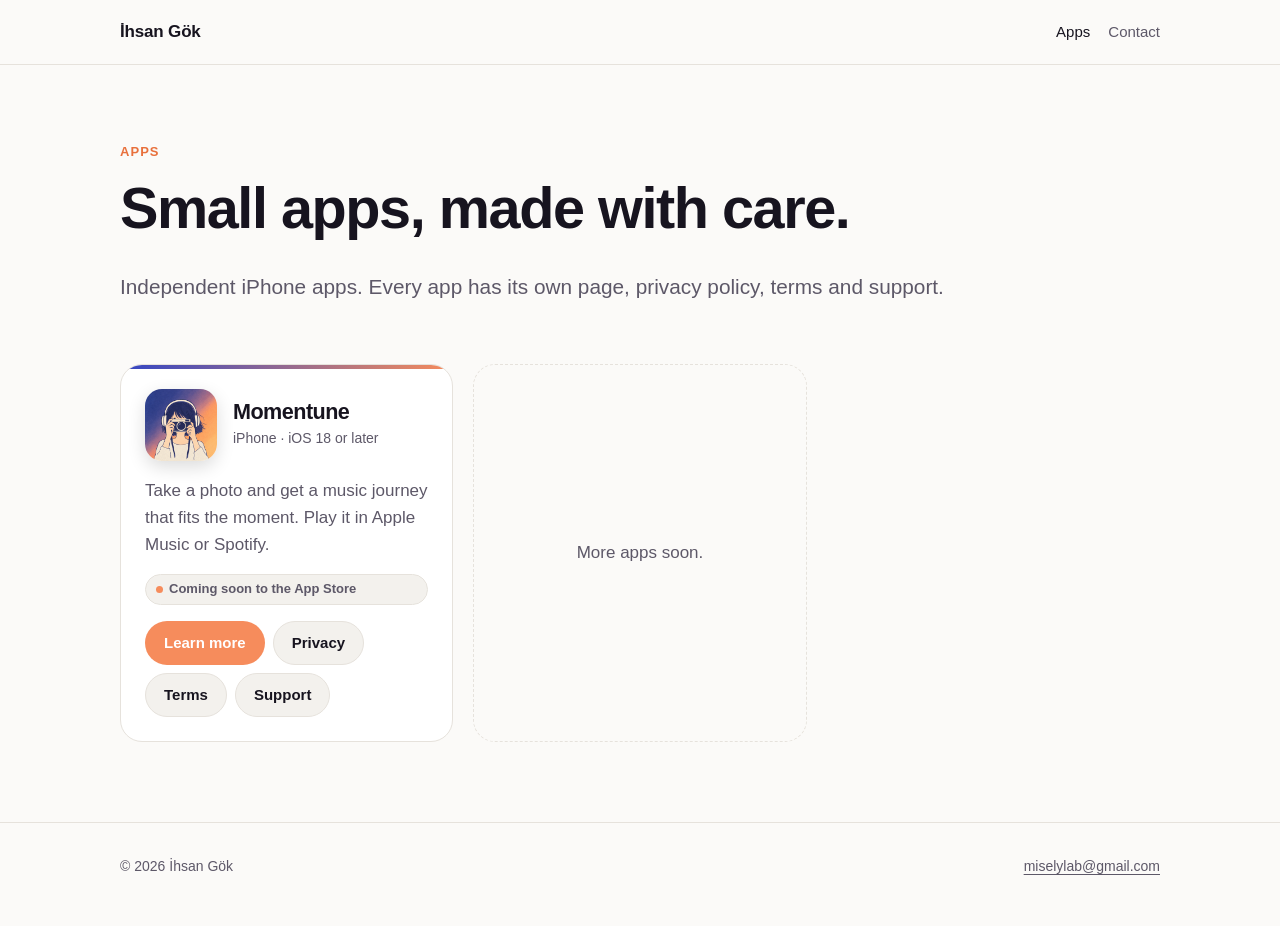
<file: index.html>
<!doctype html>
<html lang="en">
<head>
  <meta charset="utf-8">
  <meta name="viewport" content="width=device-width, initial-scale=1">
  <title>Apps by İhsan Gök</title>
  <meta name="description" content="iPhone apps by İhsan Gök, with privacy policies, terms and support for each app.">
  <link rel="stylesheet" href="assets/style.css">
  <link rel="icon" href="momentune/apple-touch-icon.png">
</head>
<body>
  <header class="site-header">
    <div class="wrap">
      <a class="brand" href="./">İhsan Gök</a>
      <nav class="nav" aria-label="Main">
        <a href="./" aria-current="page">Apps</a>
        <a href="mailto:miselylab@gmail.com">Contact</a>
      </nav>
    </div>
  </header>

  <main>
    <section class="hub-hero">
      <div class="wrap">
        <span class="eyebrow">Apps</span>
        <h1>Small apps, made with care.</h1>
        <p class="lede">Independent iPhone apps. Every app has its own page, privacy policy, terms and support.</p>
      </div>
    </section>

    <section aria-label="All apps">
      <div class="wrap app-grid">

        <!-- To add an app: copy this <article>, change the accent colors, and create a folder like /momentune. -->
        <article class="app-card" style="--app-accent:#f68c5c; --app-accent-2:#3346c4;">
          <header>
            <img class="icon" src="momentune/icon.png" alt="" width="72" height="72">
            <div>
              <h2>Momentune</h2>
              <p class="meta">iPhone · iOS 18 or later</p>
            </div>
          </header>
          <p>Take a photo and get a music journey that fits the moment. Play it in Apple Music or Spotify.</p>
          <span class="badge"><span class="dot"></span>Coming soon to the App Store</span>
          <div class="links">
            <a class="btn primary" href="momentune/">Learn more</a>
            <a class="btn" href="momentune/privacy.html">Privacy</a>
            <a class="btn" href="momentune/terms.html">Terms</a>
            <a class="btn" href="momentune/support.html">Support</a>
          </div>
        </article>

        <div class="app-card placeholder">
          <p>More apps soon.</p>
        </div>

      </div>
    </section>
  </main>

  <footer class="site-footer">
    <div class="wrap">
      <span>© 2026 İhsan Gök</span>
      <nav aria-label="Footer">
        <a href="mailto:miselylab@gmail.com">miselylab@gmail.com</a>
      </nav>
    </div>
  </footer>
</body>
</html>
</file>
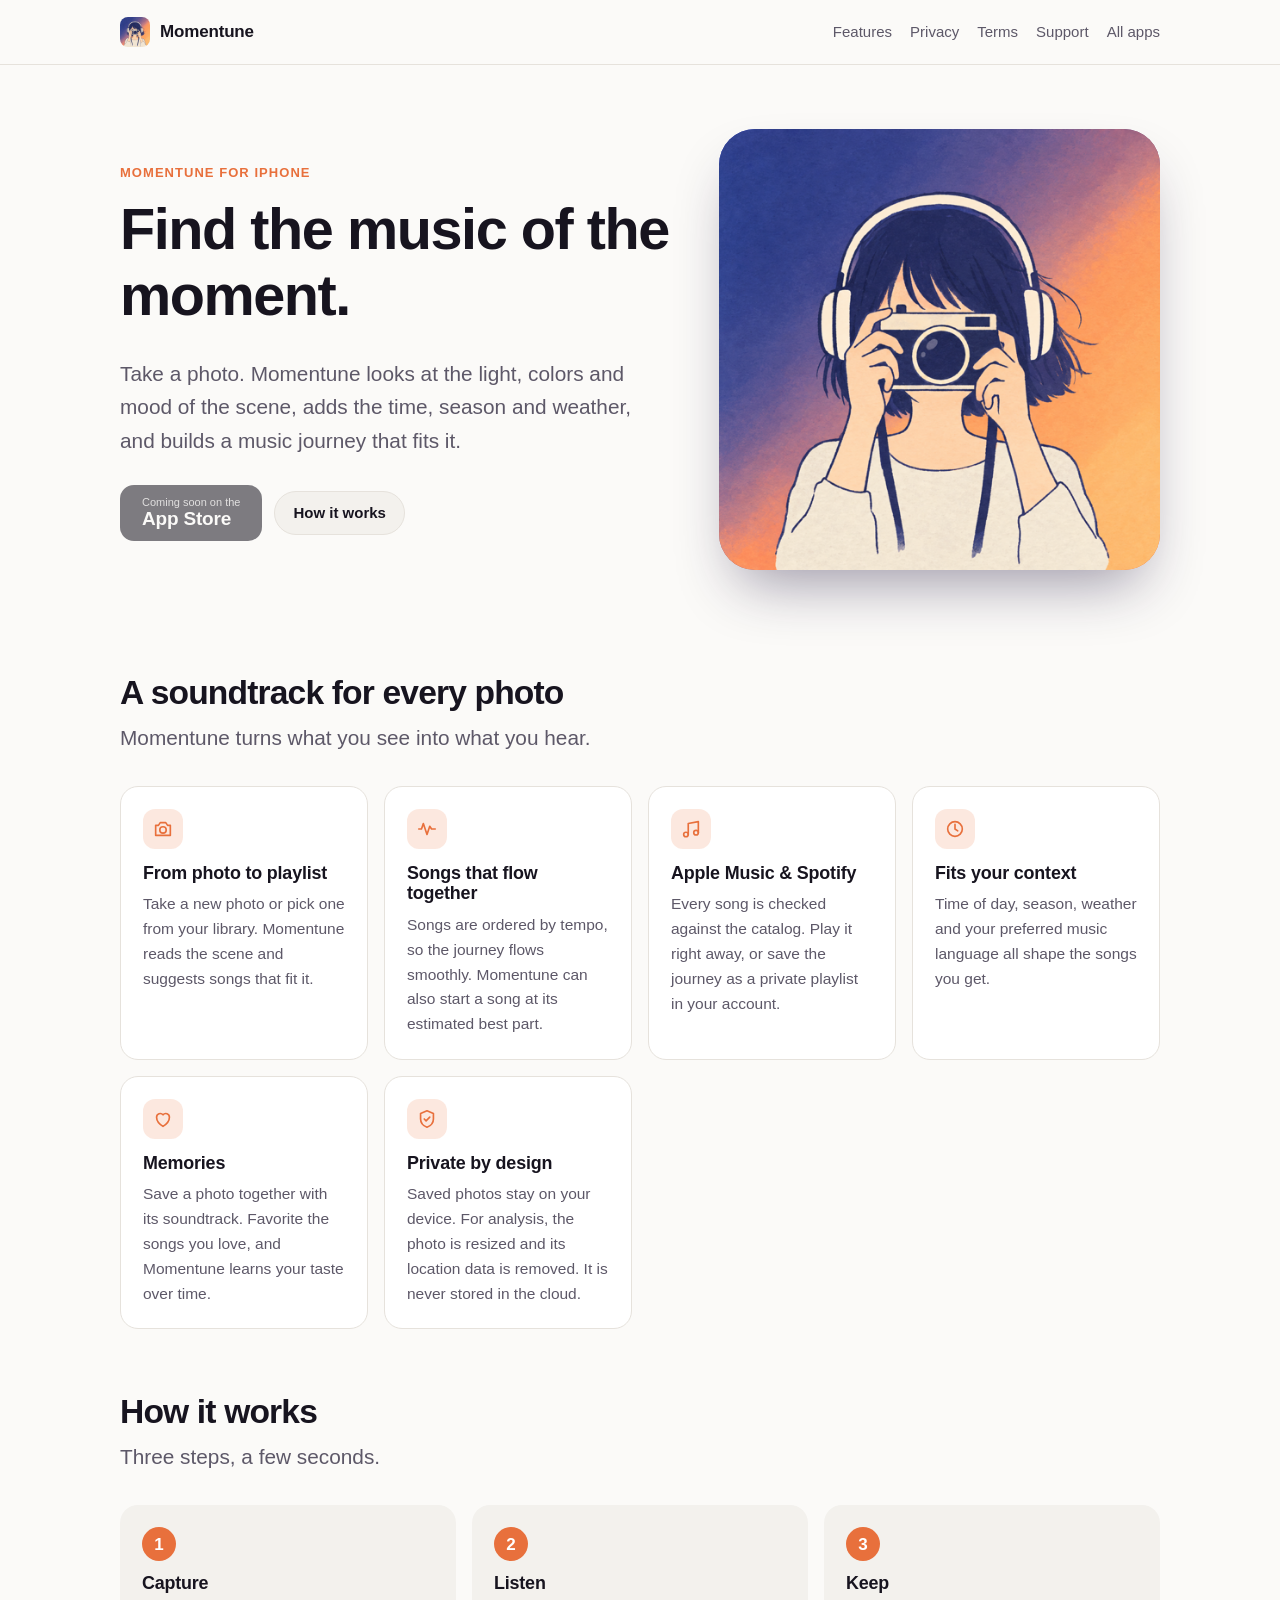
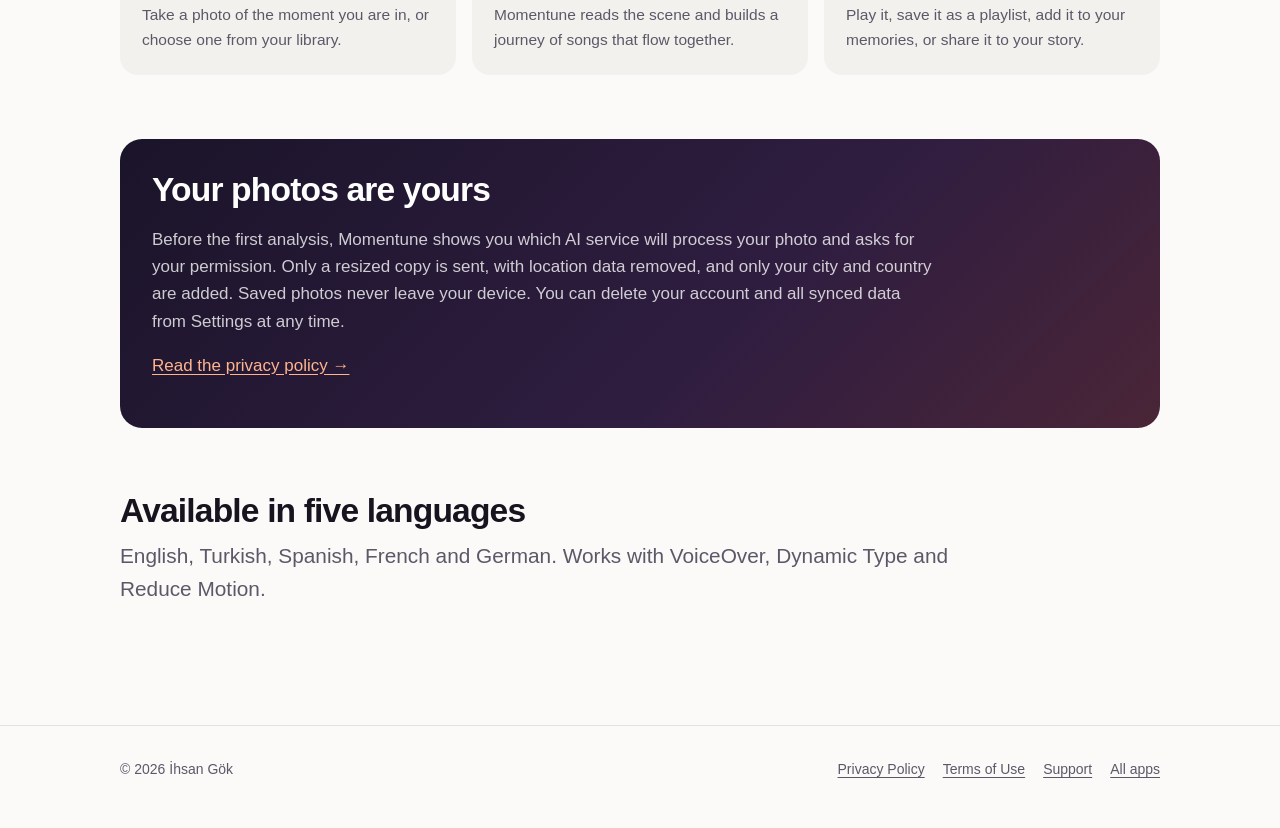
<file: momentune/index.html>
<!doctype html>
<html lang="en">
<head>
  <meta charset="utf-8">
  <meta name="viewport" content="width=device-width, initial-scale=1">
  <title>Momentune</title>
  <meta name="description" content="Momentune turns a photo into a music journey that fits the moment. Play it in Apple Music or Spotify.">
  <meta property="og:title" content="Momentune: find the music of the moment">
  <meta property="og:description" content="Take a photo and get a music journey that fits the moment.">
  <meta property="og:image" content="icon.png">
  <link rel="stylesheet" href="../assets/style.css">
  <link rel="icon" href="apple-touch-icon.png">
  <link rel="apple-touch-icon" href="apple-touch-icon.png">
  <style>:root { --app-accent: #e8703c; --app-accent-2: #3346c4; } @media (prefers-color-scheme: dark) { :root { --app-accent: #f68c5c; --app-accent-2: #6d7cf0; } }</style>
</head>
<body>
  <header class="site-header">
    <div class="wrap">
      <a class="brand" href="./"><img src="apple-touch-icon.png" alt="" width="30" height="30">Momentune</a>
      <nav class="nav" aria-label="Main">
        <a href="#features">Features</a>
        <a href="privacy.html">Privacy</a>
        <a href="terms.html">Terms</a>
        <a href="support.html">Support</a>
        <a href="../">All apps</a>
      </nav>
    </div>
  </header>

  <main>
    <section class="wrap app-hero">
      <div>
        <span class="eyebrow">Momentune for iPhone</span>
        <h1>Find the music of the moment.</h1>
        <p class="lede">Take a photo. Momentune looks at the light, colors and mood of the scene, adds the time, season and weather, and builds a music journey that fits it.</p>
        <div class="actions">
          <!-- When the app is live, replace this span with: <a class="store-badge" href="https://apps.apple.com/app/idXXXXXXXXXX"> -->
          <span class="store-badge" aria-disabled="true">
            <span><small>Coming soon on the</small><strong>App Store</strong></span>
          </span>
          <a class="btn" href="#how">How it works</a>
        </div>
      </div>
      <div class="hero-art">
        <img src="icon.png" alt="Illustration of a person with headphones taking a photo" width="512" height="512">
      </div>
    </section>

    <section class="section" id="features">
      <div class="wrap">
        <h2>A soundtrack for every photo</h2>
        <p class="lede">Momentune turns what you see into what you hear.</p>
        <div class="features">
          <div class="feature">
            <div class="glyph"><svg viewBox="0 0 24 24" aria-hidden="true"><path d="M4 8h3l2-3h6l2 3h3v11H4z"/><circle cx="12" cy="13" r="3.5"/></svg></div>
            <h3>From photo to playlist</h3>
            <p>Take a new photo or pick one from your library. Momentune reads the scene and suggests songs that fit it.</p>
          </div>
          <div class="feature">
            <div class="glyph"><svg viewBox="0 0 24 24" aria-hidden="true"><path d="M3 12h3l2-6 4 12 3-9 2 3h4"/></svg></div>
            <h3>Songs that flow together</h3>
            <p>Songs are ordered by tempo, so the journey flows smoothly. Momentune can also start a song at its estimated best part.</p>
          </div>
          <div class="feature">
            <div class="glyph"><svg viewBox="0 0 24 24" aria-hidden="true"><path d="M9 18V6l11-2v12"/><circle cx="6.5" cy="18" r="2.5"/><circle cx="17.5" cy="16" r="2.5"/></svg></div>
            <h3>Apple Music &amp; Spotify</h3>
            <p>Every song is checked against the catalog. Play it right away, or save the journey as a private playlist in your account.</p>
          </div>
          <div class="feature">
            <div class="glyph"><svg viewBox="0 0 24 24" aria-hidden="true"><circle cx="12" cy="12" r="8"/><path d="M12 7v5l3 2"/></svg></div>
            <h3>Fits your context</h3>
            <p>Time of day, season, weather and your preferred music language all shape the songs you get.</p>
          </div>
          <div class="feature">
            <div class="glyph"><svg viewBox="0 0 24 24" aria-hidden="true"><path d="M12 20s-7-4.4-7-10a4 4 0 0 1 7-2.6A4 4 0 0 1 19 10c0 5.6-7 10-7 10z"/></svg></div>
            <h3>Memories</h3>
            <p>Save a photo together with its soundtrack. Favorite the songs you love, and Momentune learns your taste over time.</p>
          </div>
          <div class="feature">
            <div class="glyph"><svg viewBox="0 0 24 24" aria-hidden="true"><path d="M12 3l7 3v6c0 4.5-3 7.5-7 9-4-1.5-7-4.5-7-9V6z"/><path d="M9 12l2 2 4-4"/></svg></div>
            <h3>Private by design</h3>
            <p>Saved photos stay on your device. For analysis, the photo is resized and its location data is removed. It is never stored in the cloud.</p>
          </div>
        </div>
      </div>
    </section>

    <section class="section" id="how">
      <div class="wrap">
        <h2>How it works</h2>
        <p class="lede">Three steps, a few seconds.</p>
        <ol class="steps">
          <li><h3>Capture</h3><p>Take a photo of the moment you are in, or choose one from your library.</p></li>
          <li><h3>Listen</h3><p>Momentune reads the scene and builds a journey of songs that flow together.</p></li>
          <li><h3>Keep</h3><p>Play it, save it as a playlist, add it to your memories, or share it to your story.</p></li>
        </ol>
      </div>
    </section>

    <section class="section">
      <div class="wrap">
        <div class="callout">
          <h2>Your photos are yours</h2>
          <p>Before the first analysis, Momentune shows you which AI service will process your photo and asks for your permission. Only a resized copy is sent, with location data removed, and only your city and country are added. Saved photos never leave your device. You can delete your account and all synced data from Settings at any time.</p>
          <p><a href="privacy.html">Read the privacy policy →</a></p>
        </div>
      </div>
    </section>

    <section class="section">
      <div class="wrap">
        <h2>Available in five languages</h2>
        <p class="lede">English, Turkish, Spanish, French and German. Works with VoiceOver, Dynamic Type and Reduce Motion.</p>
      </div>
    </section>
  </main>

  <footer class="site-footer">
    <div class="wrap">
      <span>© 2026 İhsan Gök</span>
      <nav aria-label="Footer">
        <a href="privacy.html">Privacy Policy</a>
        <a href="terms.html">Terms of Use</a>
        <a href="support.html">Support</a>
        <a href="../">All apps</a>
      </nav>
    </div>
  </footer>
</body>
</html>
</file>
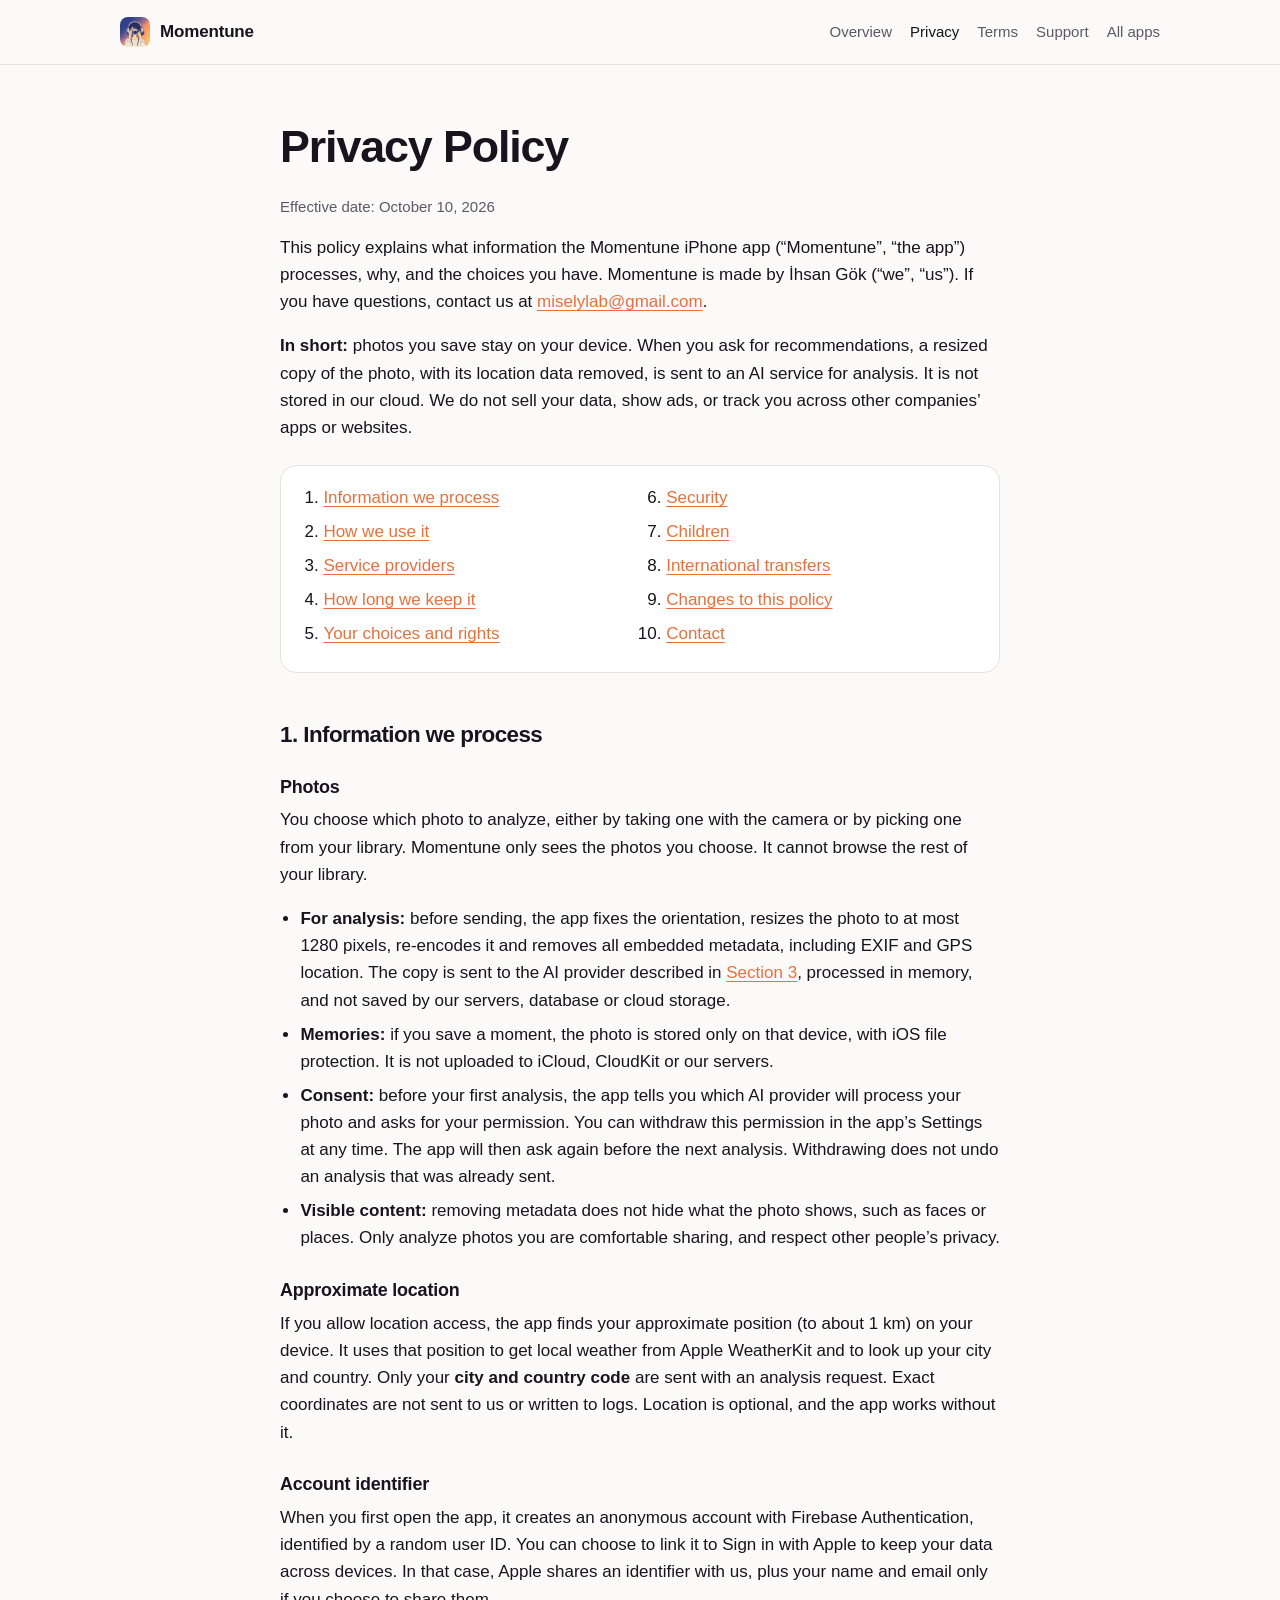
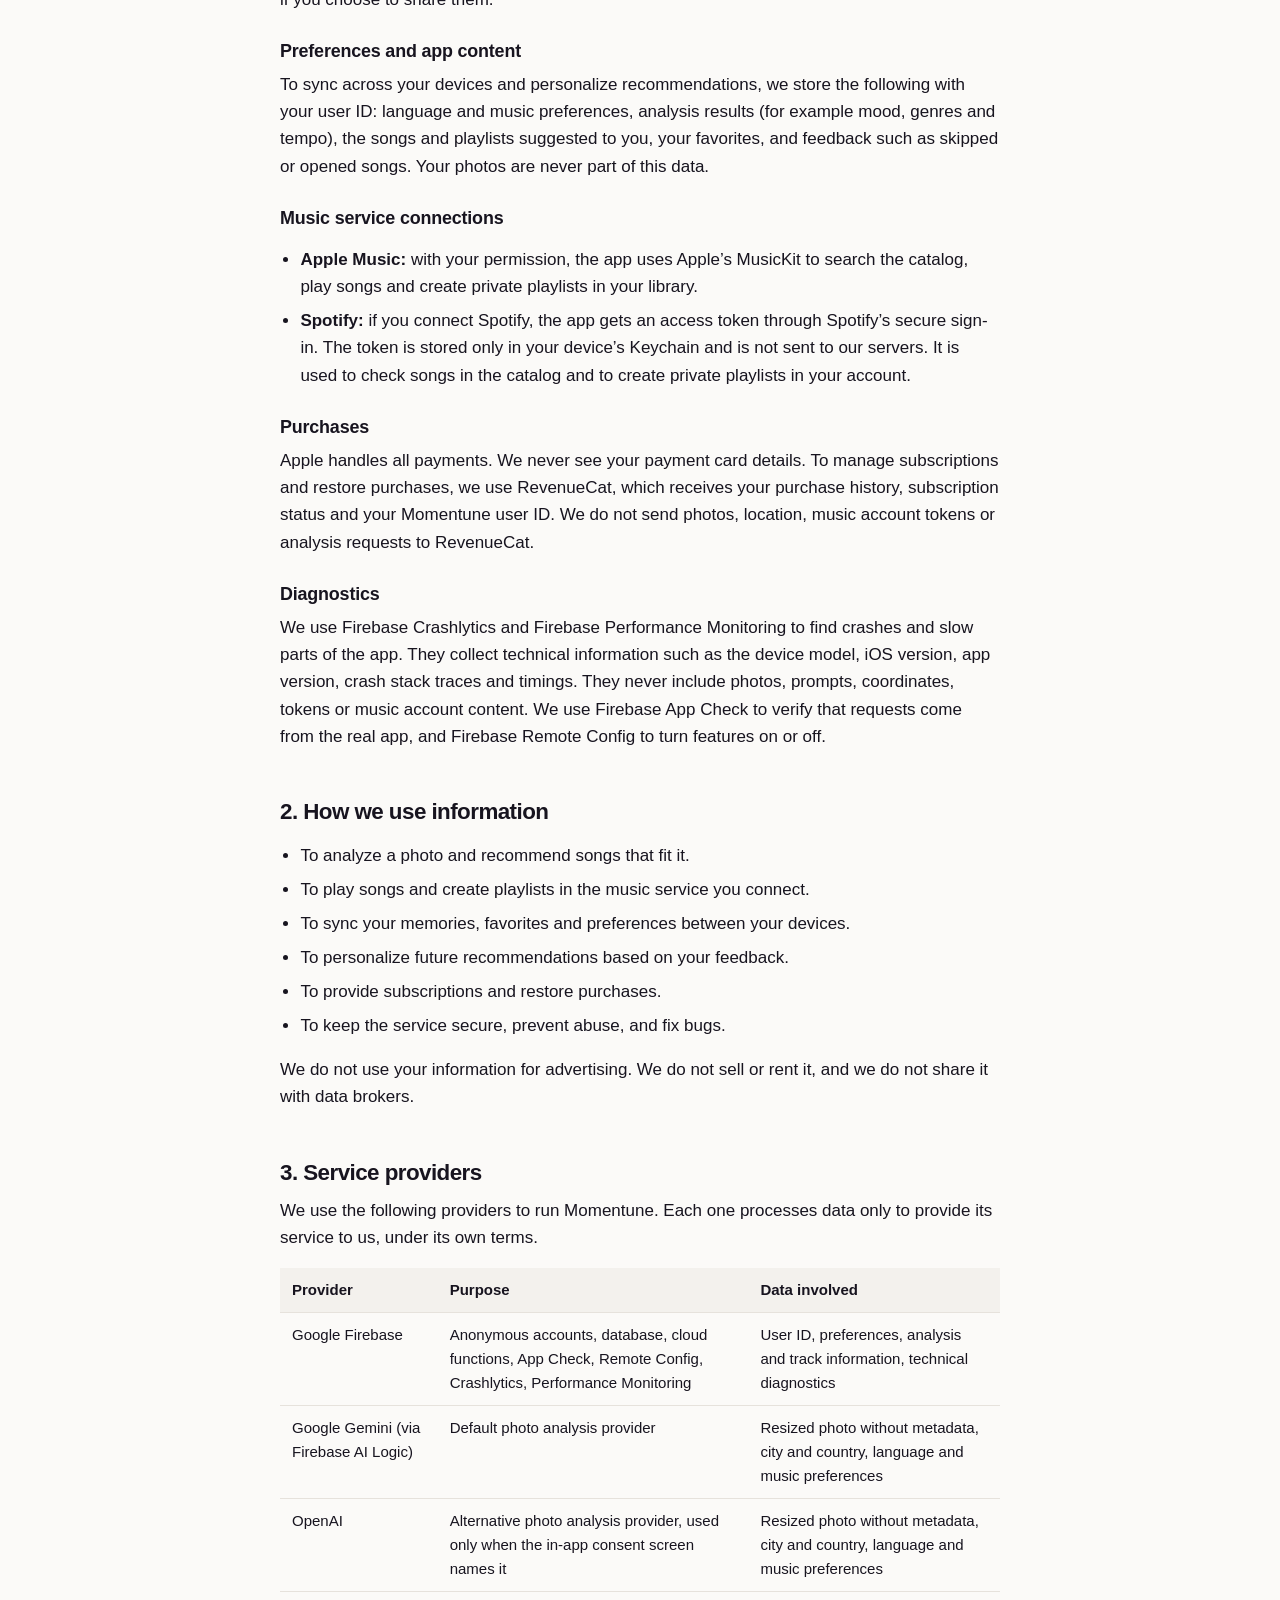
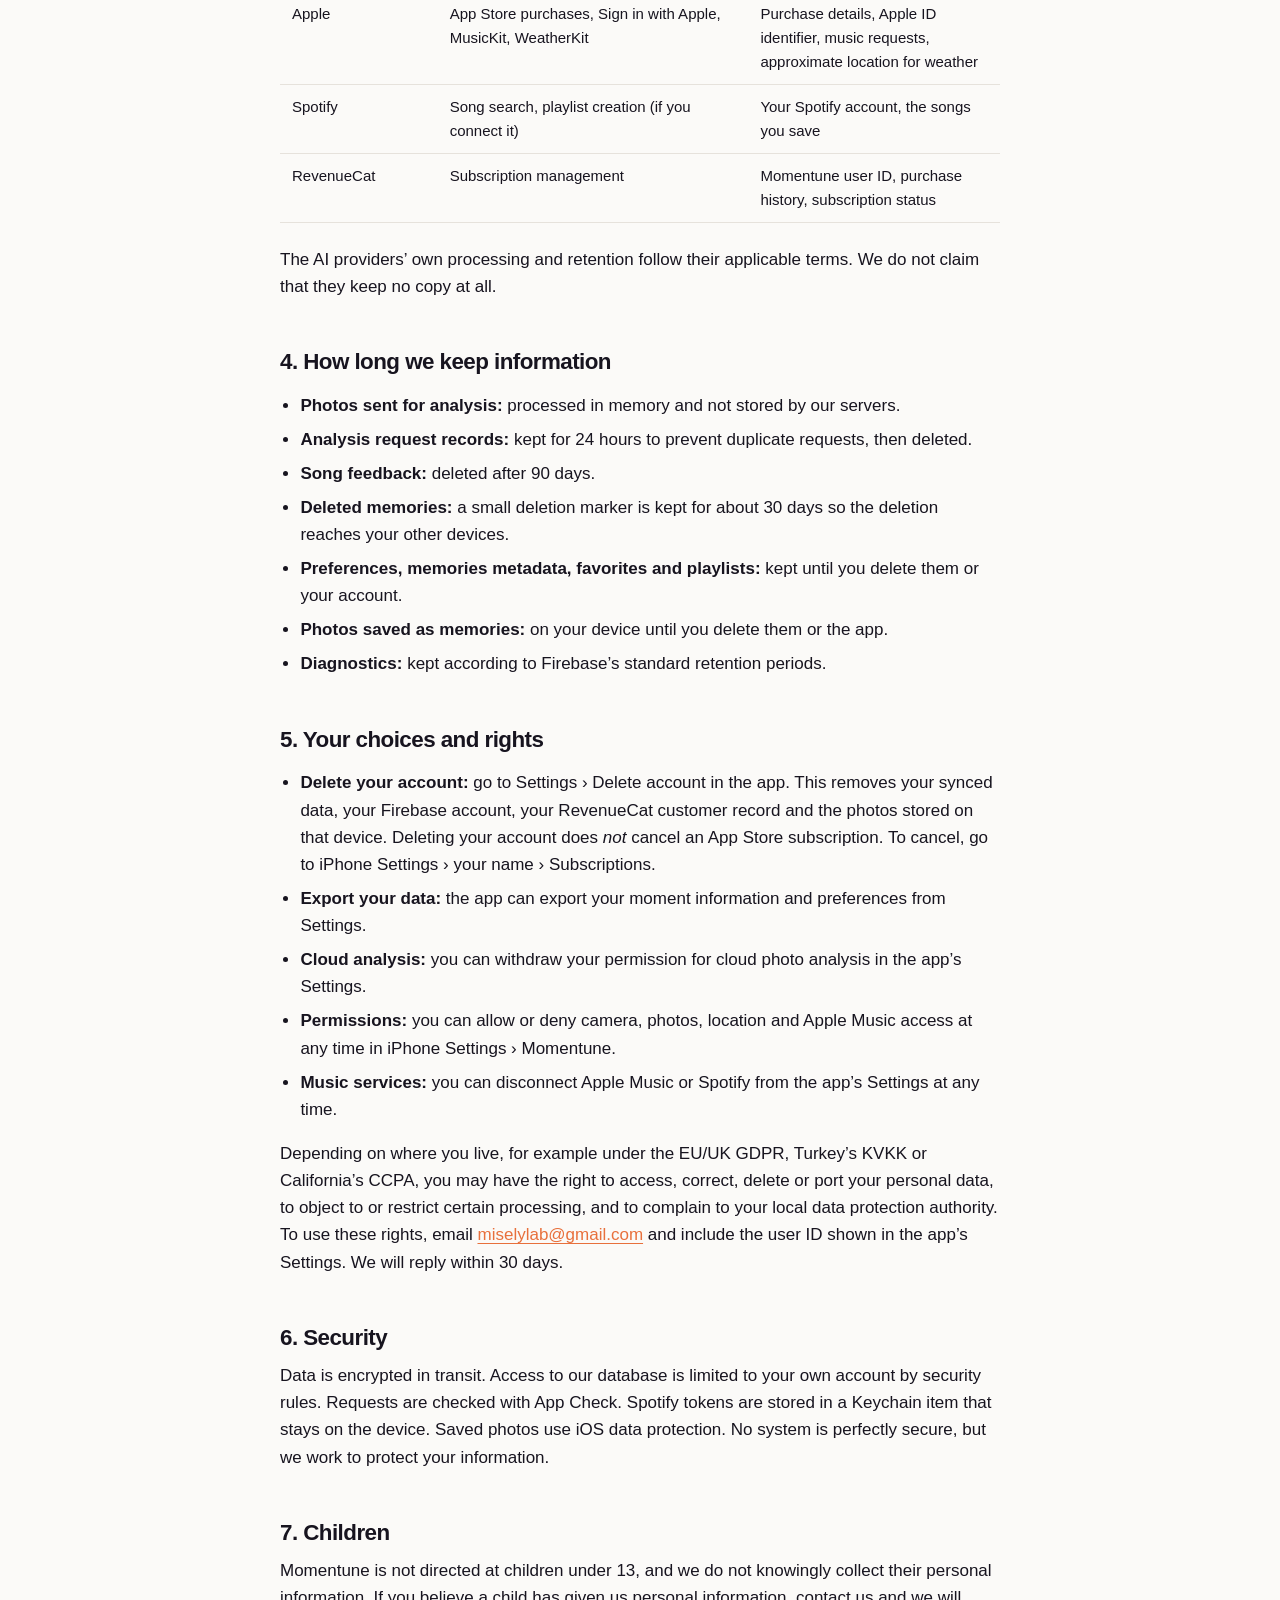
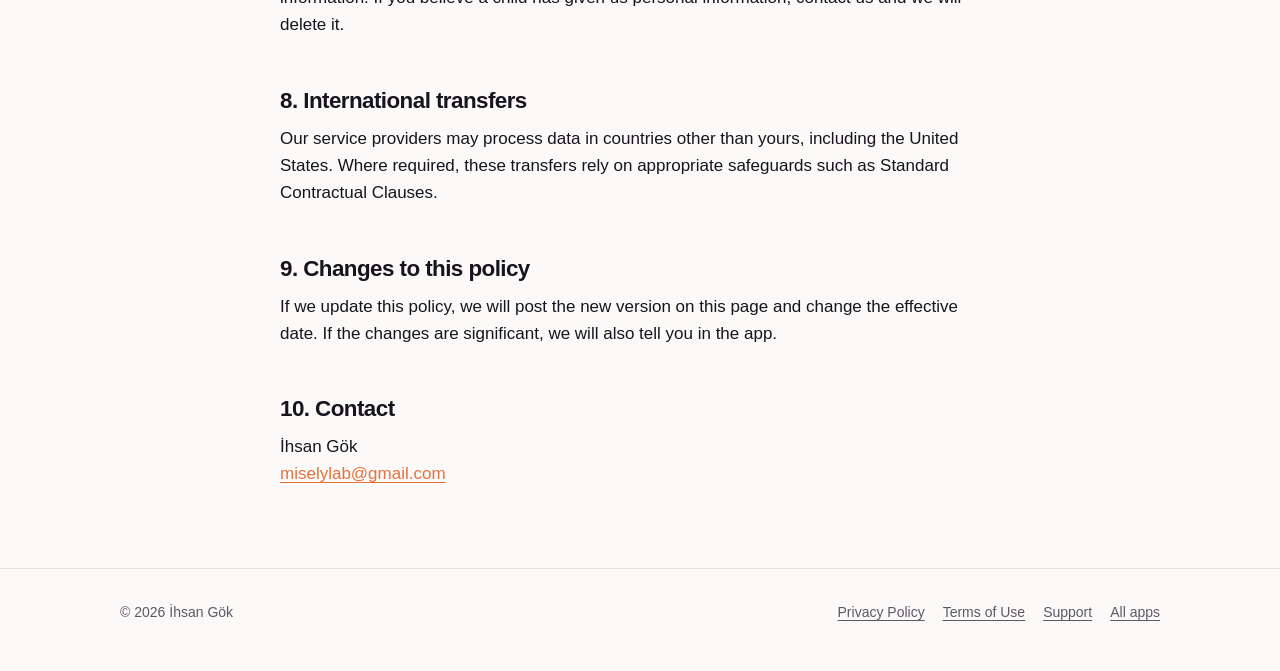
<file: momentune/privacy.html>
<!doctype html>
<html lang="en">
<head>
  <meta charset="utf-8">
  <meta name="viewport" content="width=device-width, initial-scale=1">
  <title>Momentune Privacy Policy</title>
  <meta name="description" content="How Momentune handles your photos, location, music accounts and purchases.">
  <link rel="stylesheet" href="../assets/style.css">
  <link rel="icon" href="apple-touch-icon.png">
  <style>:root { --app-accent: #e8703c; --app-accent-2: #3346c4; } @media (prefers-color-scheme: dark) { :root { --app-accent: #f68c5c; --app-accent-2: #6d7cf0; } }</style>
</head>
<body>
  <header class="site-header">
    <div class="wrap">
      <a class="brand" href="./"><img src="apple-touch-icon.png" alt="" width="30" height="30">Momentune</a>
      <nav class="nav" aria-label="Main">
        <a href="./">Overview</a>
        <a href="privacy.html" aria-current="page">Privacy</a>
        <a href="terms.html">Terms</a>
        <a href="support.html">Support</a>
        <a href="../">All apps</a>
      </nav>
    </div>
  </header>

  <main class="wrap doc">
    <h1>Privacy Policy</h1>
    <p class="updated">Effective date: October 10, 2026</p>

    <p>This policy explains what information the Momentune iPhone app (“Momentune”, “the app”) processes, why, and the choices you have. Momentune is made by İhsan Gök (“we”, “us”). If you have questions, contact us at <a href="mailto:miselylab@gmail.com">miselylab@gmail.com</a>.</p>

    <p><strong>In short:</strong> photos you save stay on your device. When you ask for recommendations, a resized copy of the photo, with its location data removed, is sent to an AI service for analysis. It is not stored in our cloud. We do not sell your data, show ads, or track you across other companies’ apps or websites.</p>

    <nav class="toc" aria-label="Contents">
      <ol>
        <li><a href="#collect">Information we process</a></li>
        <li><a href="#use">How we use it</a></li>
        <li><a href="#providers">Service providers</a></li>
        <li><a href="#retention">How long we keep it</a></li>
        <li><a href="#choices">Your choices and rights</a></li>
        <li><a href="#security">Security</a></li>
        <li><a href="#children">Children</a></li>
        <li><a href="#transfers">International transfers</a></li>
        <li><a href="#changes">Changes to this policy</a></li>
        <li><a href="#contact">Contact</a></li>
      </ol>
    </nav>

    <h2 id="collect">1. Information we process</h2>

    <h3>Photos</h3>
    <p>You choose which photo to analyze, either by taking one with the camera or by picking one from your library. Momentune only sees the photos you choose. It cannot browse the rest of your library.</p>
    <ul>
      <li><strong>For analysis:</strong> before sending, the app fixes the orientation, resizes the photo to at most 1280 pixels, re-encodes it and removes all embedded metadata, including EXIF and GPS location. The copy is sent to the AI provider described in <a href="#providers">Section 3</a>, processed in memory, and not saved by our servers, database or cloud storage.</li>
      <li><strong>Memories:</strong> if you save a moment, the photo is stored only on that device, with iOS file protection. It is not uploaded to iCloud, CloudKit or our servers.</li>
      <li><strong>Consent:</strong> before your first analysis, the app tells you which AI provider will process your photo and asks for your permission. You can withdraw this permission in the app’s Settings at any time. The app will then ask again before the next analysis. Withdrawing does not undo an analysis that was already sent.</li>
      <li><strong>Visible content:</strong> removing metadata does not hide what the photo shows, such as faces or places. Only analyze photos you are comfortable sharing, and respect other people’s privacy.</li>
    </ul>

    <h3>Approximate location</h3>
    <p>If you allow location access, the app finds your approximate position (to about 1 km) on your device. It uses that position to get local weather from Apple WeatherKit and to look up your city and country. Only your <strong>city and country code</strong> are sent with an analysis request. Exact coordinates are not sent to us or written to logs. Location is optional, and the app works without it.</p>

    <h3>Account identifier</h3>
    <p>When you first open the app, it creates an anonymous account with Firebase Authentication, identified by a random user ID. You can choose to link it to Sign in with Apple to keep your data across devices. In that case, Apple shares an identifier with us, plus your name and email only if you choose to share them.</p>

    <h3>Preferences and app content</h3>
    <p>To sync across your devices and personalize recommendations, we store the following with your user ID: language and music preferences, analysis results (for example mood, genres and tempo), the songs and playlists suggested to you, your favorites, and feedback such as skipped or opened songs. Your photos are never part of this data.</p>

    <h3>Music service connections</h3>
    <ul>
      <li><strong>Apple Music:</strong> with your permission, the app uses Apple’s MusicKit to search the catalog, play songs and create private playlists in your library.</li>
      <li><strong>Spotify:</strong> if you connect Spotify, the app gets an access token through Spotify’s secure sign-in. The token is stored only in your device’s Keychain and is not sent to our servers. It is used to check songs in the catalog and to create private playlists in your account.</li>
    </ul>

    <h3>Purchases</h3>
    <p>Apple handles all payments. We never see your payment card details. To manage subscriptions and restore purchases, we use RevenueCat, which receives your purchase history, subscription status and your Momentune user ID. We do not send photos, location, music account tokens or analysis requests to RevenueCat.</p>

    <h3>Diagnostics</h3>
    <p>We use Firebase Crashlytics and Firebase Performance Monitoring to find crashes and slow parts of the app. They collect technical information such as the device model, iOS version, app version, crash stack traces and timings. They never include photos, prompts, coordinates, tokens or music account content. We use Firebase App Check to verify that requests come from the real app, and Firebase Remote Config to turn features on or off.</p>

    <h2 id="use">2. How we use information</h2>
    <ul>
      <li>To analyze a photo and recommend songs that fit it.</li>
      <li>To play songs and create playlists in the music service you connect.</li>
      <li>To sync your memories, favorites and preferences between your devices.</li>
      <li>To personalize future recommendations based on your feedback.</li>
      <li>To provide subscriptions and restore purchases.</li>
      <li>To keep the service secure, prevent abuse, and fix bugs.</li>
    </ul>
    <p>We do not use your information for advertising. We do not sell or rent it, and we do not share it with data brokers.</p>

    <h2 id="providers">3. Service providers</h2>
    <p>We use the following providers to run Momentune. Each one processes data only to provide its service to us, under its own terms.</p>
    <table>
      <thead><tr><th>Provider</th><th>Purpose</th><th>Data involved</th></tr></thead>
      <tbody>
        <tr><td>Google Firebase</td><td>Anonymous accounts, database, cloud functions, App Check, Remote Config, Crashlytics, Performance Monitoring</td><td>User ID, preferences, analysis and track information, technical diagnostics</td></tr>
        <tr><td>Google Gemini (via Firebase AI Logic)</td><td>Default photo analysis provider</td><td>Resized photo without metadata, city and country, language and music preferences</td></tr>
        <tr><td>OpenAI</td><td>Alternative photo analysis provider, used only when the in-app consent screen names it</td><td>Resized photo without metadata, city and country, language and music preferences</td></tr>
        <tr><td>Apple</td><td>App Store purchases, Sign in with Apple, MusicKit, WeatherKit</td><td>Purchase details, Apple ID identifier, music requests, approximate location for weather</td></tr>
        <tr><td>Spotify</td><td>Song search, playlist creation (if you connect it)</td><td>Your Spotify account, the songs you save</td></tr>
        <tr><td>RevenueCat</td><td>Subscription management</td><td>Momentune user ID, purchase history, subscription status</td></tr>
      </tbody>
    </table>
    <p>The AI providers’ own processing and retention follow their applicable terms. We do not claim that they keep no copy at all.</p>

    <h2 id="retention">4. How long we keep information</h2>
    <ul>
      <li><strong>Photos sent for analysis:</strong> processed in memory and not stored by our servers.</li>
      <li><strong>Analysis request records:</strong> kept for 24 hours to prevent duplicate requests, then deleted.</li>
      <li><strong>Song feedback:</strong> deleted after 90 days.</li>
      <li><strong>Deleted memories:</strong> a small deletion marker is kept for about 30 days so the deletion reaches your other devices.</li>
      <li><strong>Preferences, memories metadata, favorites and playlists:</strong> kept until you delete them or your account.</li>
      <li><strong>Photos saved as memories:</strong> on your device until you delete them or the app.</li>
      <li><strong>Diagnostics:</strong> kept according to Firebase’s standard retention periods.</li>
    </ul>

    <h2 id="choices">5. Your choices and rights</h2>
    <ul>
      <li><strong>Delete your account:</strong> go to Settings › Delete account in the app. This removes your synced data, your Firebase account, your RevenueCat customer record and the photos stored on that device. Deleting your account does <em>not</em> cancel an App Store subscription. To cancel, go to iPhone Settings › your name › Subscriptions.</li>
      <li><strong>Export your data:</strong> the app can export your moment information and preferences from Settings.</li>
      <li><strong>Cloud analysis:</strong> you can withdraw your permission for cloud photo analysis in the app’s Settings.</li>
      <li><strong>Permissions:</strong> you can allow or deny camera, photos, location and Apple Music access at any time in iPhone Settings › Momentune.</li>
      <li><strong>Music services:</strong> you can disconnect Apple Music or Spotify from the app’s Settings at any time.</li>
    </ul>
    <p>Depending on where you live, for example under the EU/UK GDPR, Turkey’s KVKK or California’s CCPA, you may have the right to access, correct, delete or port your personal data, to object to or restrict certain processing, and to complain to your local data protection authority. To use these rights, email <a href="mailto:miselylab@gmail.com">miselylab@gmail.com</a> and include the user ID shown in the app’s Settings. We will reply within 30 days.</p>

    <h2 id="security">6. Security</h2>
    <p>Data is encrypted in transit. Access to our database is limited to your own account by security rules. Requests are checked with App Check. Spotify tokens are stored in a Keychain item that stays on the device. Saved photos use iOS data protection. No system is perfectly secure, but we work to protect your information.</p>

    <h2 id="children">7. Children</h2>
    <p>Momentune is not directed at children under 13, and we do not knowingly collect their personal information. If you believe a child has given us personal information, contact us and we will delete it.</p>

    <h2 id="transfers">8. International transfers</h2>
    <p>Our service providers may process data in countries other than yours, including the United States. Where required, these transfers rely on appropriate safeguards such as Standard Contractual Clauses.</p>

    <h2 id="changes">9. Changes to this policy</h2>
    <p>If we update this policy, we will post the new version on this page and change the effective date. If the changes are significant, we will also tell you in the app.</p>

    <h2 id="contact">10. Contact</h2>
    <p>İhsan Gök<br><a href="mailto:miselylab@gmail.com">miselylab@gmail.com</a></p>
  </main>

  <footer class="site-footer">
    <div class="wrap">
      <span>© 2026 İhsan Gök</span>
      <nav aria-label="Footer">
        <a href="privacy.html">Privacy Policy</a>
        <a href="terms.html">Terms of Use</a>
        <a href="support.html">Support</a>
        <a href="../">All apps</a>
      </nav>
    </div>
  </footer>
</body>
</html>
</file>
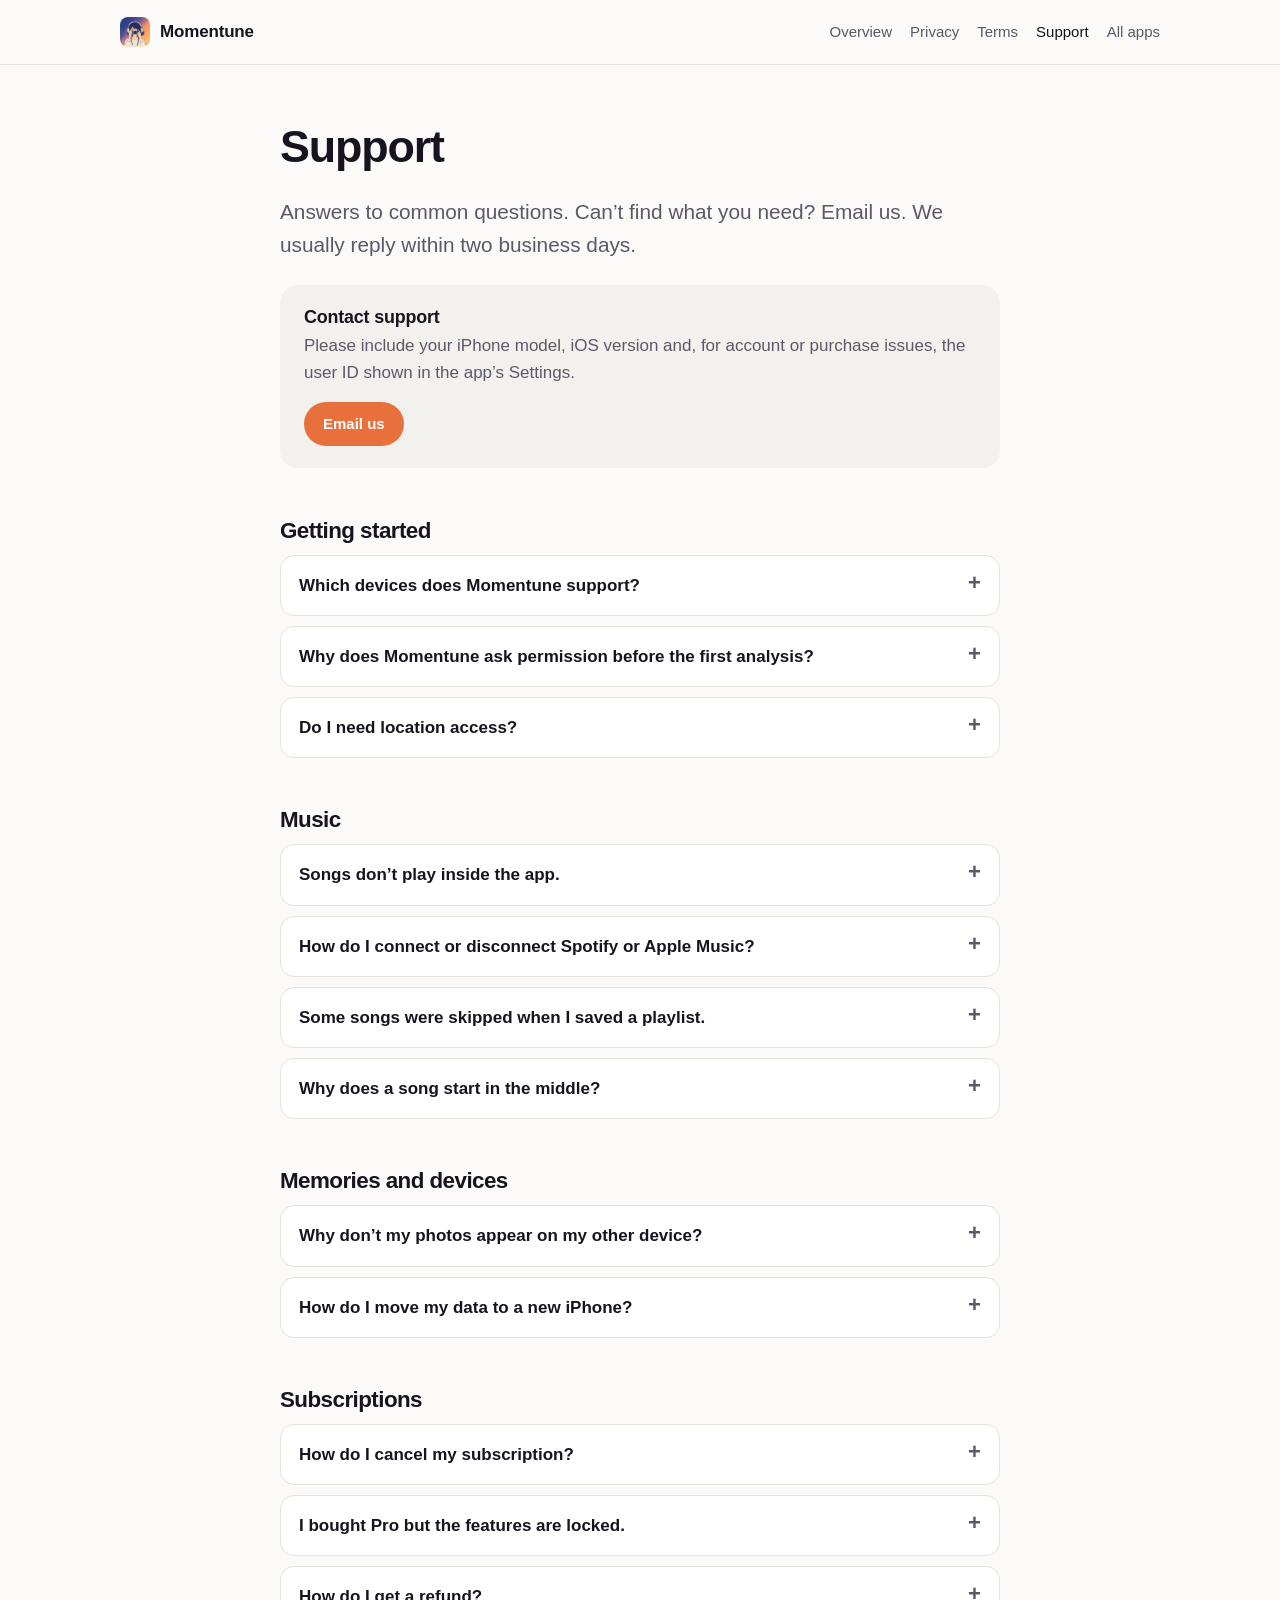
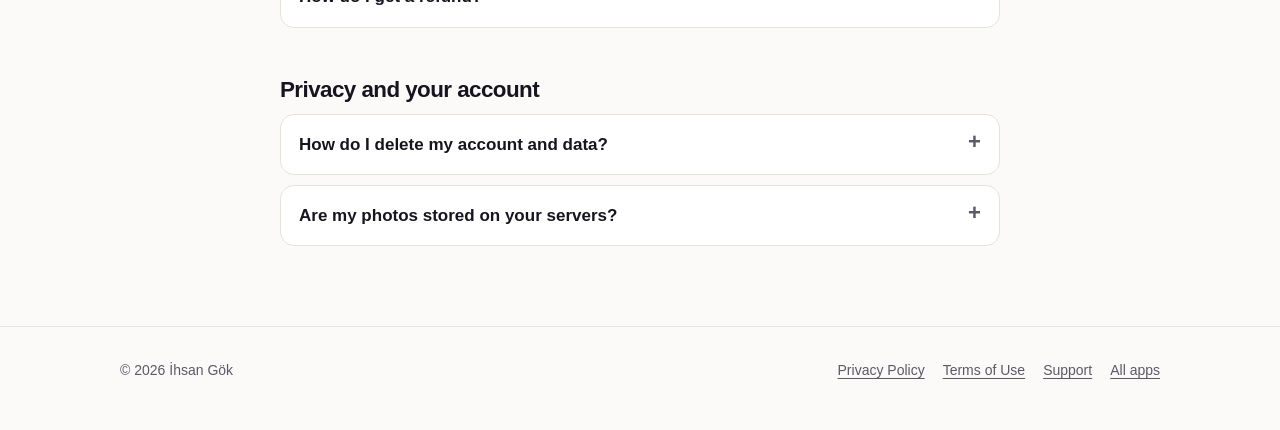
<file: momentune/support.html>
<!doctype html>
<html lang="en">
<head>
  <meta charset="utf-8">
  <meta name="viewport" content="width=device-width, initial-scale=1">
  <title>Momentune Support</title>
  <meta name="description" content="Help, frequently asked questions and contact for the Momentune app.">
  <link rel="stylesheet" href="../assets/style.css">
  <link rel="icon" href="apple-touch-icon.png">
  <style>:root { --app-accent: #e8703c; --app-accent-2: #3346c4; } @media (prefers-color-scheme: dark) { :root { --app-accent: #f68c5c; --app-accent-2: #6d7cf0; } }</style>
</head>
<body>
  <header class="site-header">
    <div class="wrap">
      <a class="brand" href="./"><img src="apple-touch-icon.png" alt="" width="30" height="30">Momentune</a>
      <nav class="nav" aria-label="Main">
        <a href="./">Overview</a>
        <a href="privacy.html">Privacy</a>
        <a href="terms.html">Terms</a>
        <a href="support.html" aria-current="page">Support</a>
        <a href="../">All apps</a>
      </nav>
    </div>
  </header>

  <main class="wrap doc">
    <h1>Support</h1>
    <p class="lede">Answers to common questions. Can’t find what you need? Email us. We usually reply within two business days.</p>

    <div class="contact-card">
      <div>
        <h3 style="margin:0 0 4px">Contact support</h3>
        <p>Please include your iPhone model, iOS version and, for account or purchase issues, the user ID shown in the app’s Settings.</p>
      </div>
      <a class="btn primary" href="mailto:miselylab@gmail.com?subject=Momentune%20support">Email us</a>
    </div>

    <h2>Getting started</h2>
    <details>
      <summary>Which devices does Momentune support?</summary>
      <p>Momentune runs on iPhone with iOS 18 or later.</p>
    </details>
    <details>
      <summary>Why does Momentune ask permission before the first analysis?</summary>
      <p>To recommend music, a resized copy of your photo, with its location data removed, is sent to an AI service. Before the first analysis, the app shows you which provider is used and asks for your OK. You can read the details in our <a href="privacy.html">Privacy Policy</a>.</p>
    </details>
    <details>
      <summary>Do I need location access?</summary>
      <p>No. Location helps Momentune add local weather and your city to the recommendations, but everything works without it. Only your city and country are sent, never exact coordinates.</p>
    </details>

    <h2>Music</h2>
    <details>
      <summary>Songs don’t play inside the app.</summary>
      <p>Playing songs inside the app needs a connected Apple Music account with an active Apple Music subscription. Spotify songs open in the Spotify app. Check the connection in Momentune’s Settings › Connections, and make sure Media &amp; Apple Music access is allowed in iPhone Settings › Momentune.</p>
    </details>
    <details>
      <summary>How do I connect or disconnect Spotify or Apple Music?</summary>
      <p>Open Settings › Connections in Momentune and tap Connect or Disconnect next to the service. You can also choose your default service there.</p>
    </details>
    <details>
      <summary>Some songs were skipped when I saved a playlist.</summary>
      <p>Every song is checked against the music service’s catalog. If a song isn’t available in your service or region, it is left out, and the app shows how many songs were skipped.</p>
    </details>
    <details>
      <summary>Why does a song start in the middle?</summary>
      <p>With automatic playback turned on, Momentune can start a song at its estimated best part. If the estimate isn’t confident enough, the song plays from the beginning. You can turn this off in Settings.</p>
    </details>

    <h2>Memories and devices</h2>
    <details>
      <summary>Why don’t my photos appear on my other device?</summary>
      <p>To protect your privacy, photos stay only on the device where you saved them. Your songs, analysis details and favorites sync between devices. To sync, link your account with Sign in with Apple in Settings.</p>
    </details>
    <details>
      <summary>How do I move my data to a new iPhone?</summary>
      <p>Link your account with Sign in with Apple in Settings, then sign in with the same Apple Account on the new iPhone. Song and analysis details will sync. Photos are not uploaded, so they won’t be moved.</p>
    </details>

    <h2>Subscriptions</h2>
    <details>
      <summary>How do I cancel my subscription?</summary>
      <p>Open iPhone Settings › your name › Subscriptions › Momentune and tap Cancel Subscription. Cancel at least 24 hours before the renewal date to avoid being charged for the next period.</p>
    </details>
    <details>
      <summary>I bought Pro but the features are locked.</summary>
      <p>Open Settings in Momentune and tap Restore Purchases, using the same Apple Account you bought with. If it still doesn’t work, email us with the user ID shown in Settings.</p>
    </details>
    <details>
      <summary>How do I get a refund?</summary>
      <p>Apple handles all payments and refunds. You can request a refund at <a href="https://reportaproblem.apple.com">reportaproblem.apple.com</a>.</p>
    </details>

    <h2>Privacy and your account</h2>
    <details>
      <summary>How do I delete my account and data?</summary>
      <p>In Momentune, go to Settings › Delete account. This permanently removes your synced data, your account and the photos stored on that device. It does not cancel an App Store subscription. Cancel that separately in iPhone Settings.</p>
    </details>
    <details>
      <summary>Are my photos stored on your servers?</summary>
      <p>No. Photos sent for analysis are processed in memory and not stored by our servers. Photos you save as memories stay on your device.</p>
    </details>
  </main>

  <footer class="site-footer">
    <div class="wrap">
      <span>© 2026 İhsan Gök</span>
      <nav aria-label="Footer">
        <a href="privacy.html">Privacy Policy</a>
        <a href="terms.html">Terms of Use</a>
        <a href="support.html">Support</a>
        <a href="../">All apps</a>
      </nav>
    </div>
  </footer>
</body>
</html>
</file>
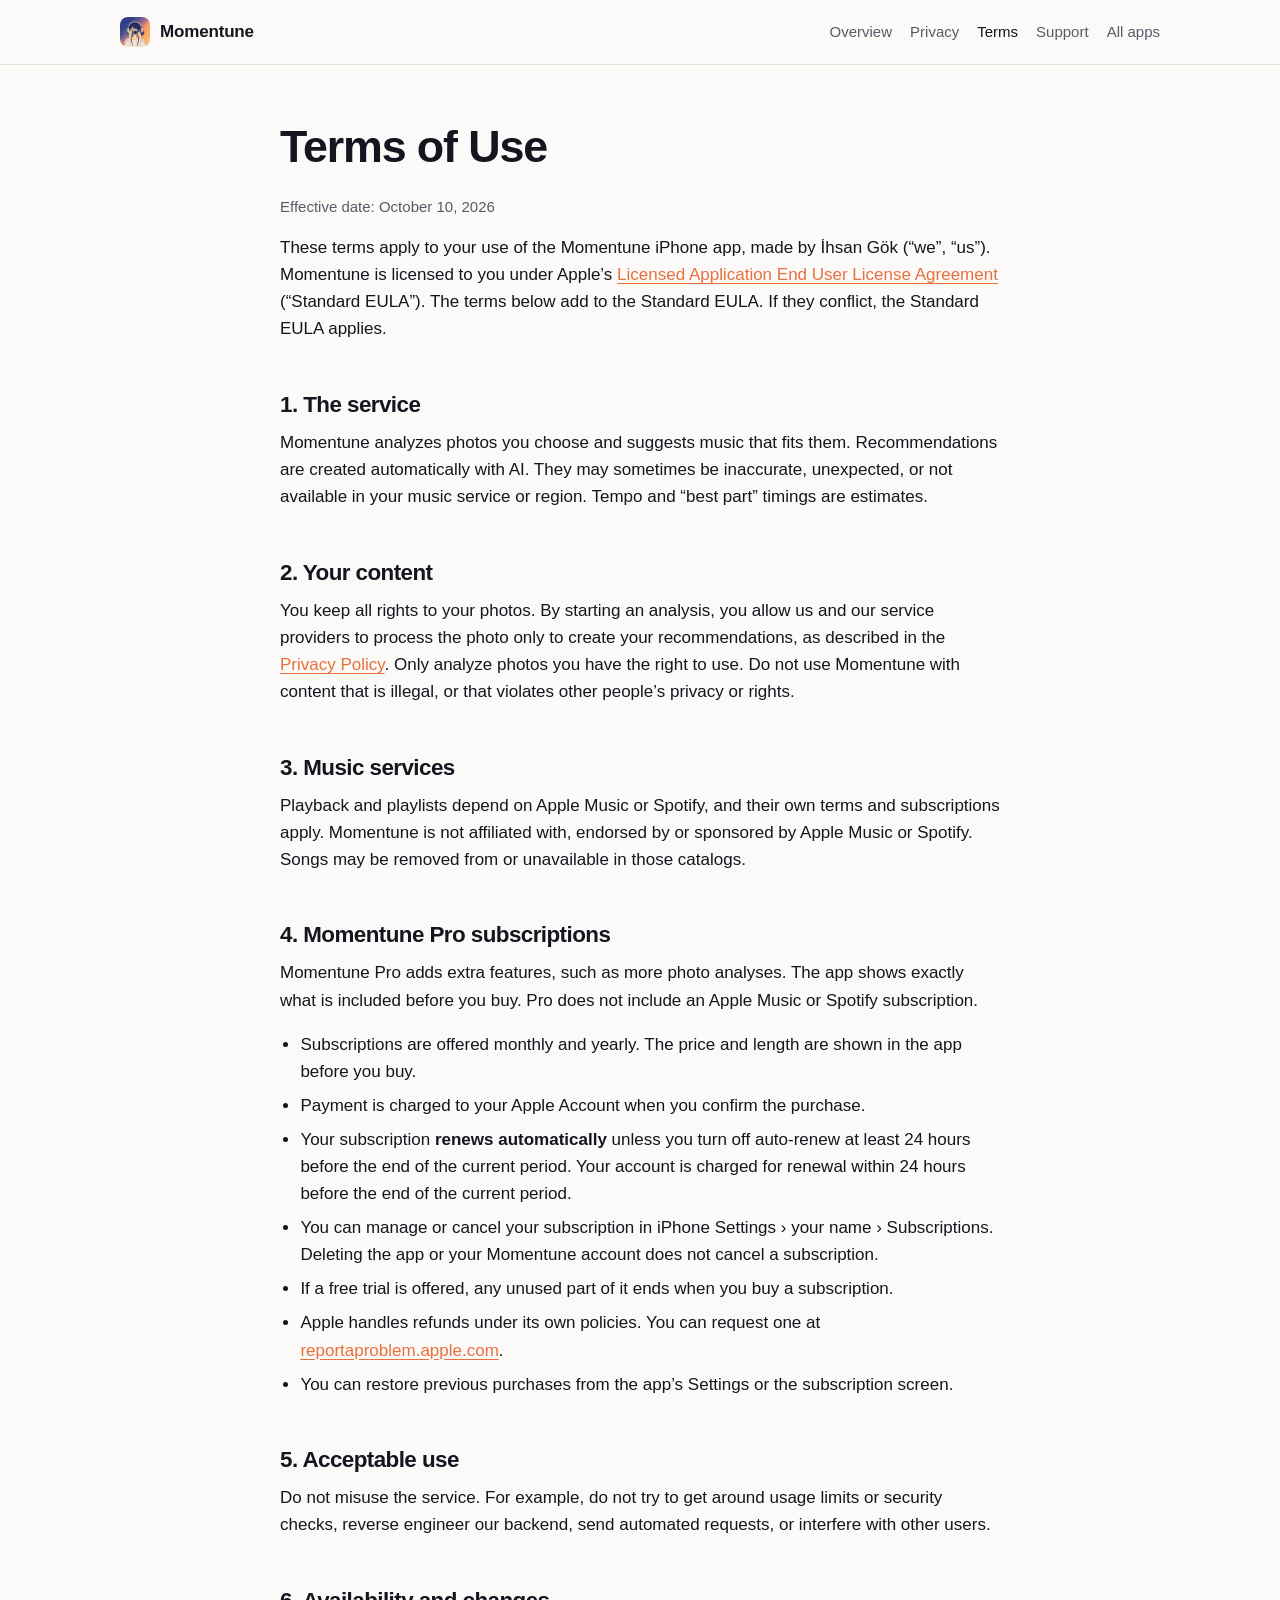
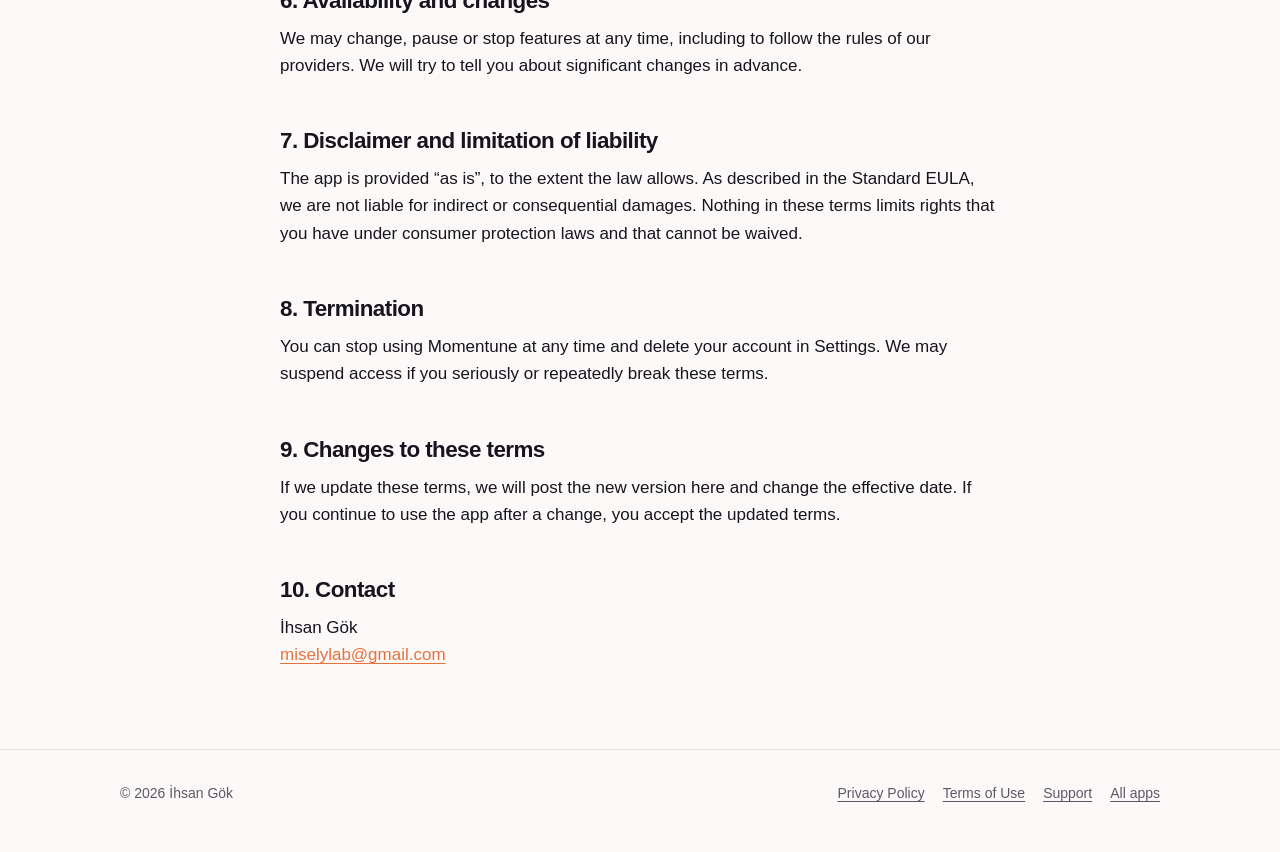
<file: momentune/terms.html>
<!doctype html>
<html lang="en">
<head>
  <meta charset="utf-8">
  <meta name="viewport" content="width=device-width, initial-scale=1">
  <title>Momentune Terms of Use</title>
  <meta name="description" content="Terms of use and subscription terms for the Momentune app.">
  <link rel="stylesheet" href="../assets/style.css">
  <link rel="icon" href="apple-touch-icon.png">
  <style>:root { --app-accent: #e8703c; --app-accent-2: #3346c4; } @media (prefers-color-scheme: dark) { :root { --app-accent: #f68c5c; --app-accent-2: #6d7cf0; } }</style>
</head>
<body>
  <header class="site-header">
    <div class="wrap">
      <a class="brand" href="./"><img src="apple-touch-icon.png" alt="" width="30" height="30">Momentune</a>
      <nav class="nav" aria-label="Main">
        <a href="./">Overview</a>
        <a href="privacy.html">Privacy</a>
        <a href="terms.html" aria-current="page">Terms</a>
        <a href="support.html">Support</a>
        <a href="../">All apps</a>
      </nav>
    </div>
  </header>

  <main class="wrap doc">
    <h1>Terms of Use</h1>
    <p class="updated">Effective date: October 10, 2026</p>

    <p>These terms apply to your use of the Momentune iPhone app, made by İhsan Gök (“we”, “us”). Momentune is licensed to you under Apple’s <a href="https://www.apple.com/legal/internet-services/itunes/dev/stdeula/">Licensed Application End User License Agreement</a> (“Standard EULA”). The terms below add to the Standard EULA. If they conflict, the Standard EULA applies.</p>

    <h2>1. The service</h2>
    <p>Momentune analyzes photos you choose and suggests music that fits them. Recommendations are created automatically with AI. They may sometimes be inaccurate, unexpected, or not available in your music service or region. Tempo and “best part” timings are estimates.</p>

    <h2>2. Your content</h2>
    <p>You keep all rights to your photos. By starting an analysis, you allow us and our service providers to process the photo only to create your recommendations, as described in the <a href="privacy.html">Privacy Policy</a>. Only analyze photos you have the right to use. Do not use Momentune with content that is illegal, or that violates other people’s privacy or rights.</p>

    <h2>3. Music services</h2>
    <p>Playback and playlists depend on Apple Music or Spotify, and their own terms and subscriptions apply. Momentune is not affiliated with, endorsed by or sponsored by Apple Music or Spotify. Songs may be removed from or unavailable in those catalogs.</p>

    <h2>4. Momentune Pro subscriptions</h2>
    <p>Momentune Pro adds extra features, such as more photo analyses. The app shows exactly what is included before you buy. Pro does not include an Apple Music or Spotify subscription.</p>
    <ul>
      <li>Subscriptions are offered monthly and yearly. The price and length are shown in the app before you buy.</li>
      <li>Payment is charged to your Apple Account when you confirm the purchase.</li>
      <li>Your subscription <strong>renews automatically</strong> unless you turn off auto-renew at least 24 hours before the end of the current period. Your account is charged for renewal within 24 hours before the end of the current period.</li>
      <li>You can manage or cancel your subscription in iPhone Settings › your name › Subscriptions. Deleting the app or your Momentune account does not cancel a subscription.</li>
      <li>If a free trial is offered, any unused part of it ends when you buy a subscription.</li>
      <li>Apple handles refunds under its own policies. You can request one at <a href="https://reportaproblem.apple.com">reportaproblem.apple.com</a>.</li>
      <li>You can restore previous purchases from the app’s Settings or the subscription screen.</li>
    </ul>

    <h2>5. Acceptable use</h2>
    <p>Do not misuse the service. For example, do not try to get around usage limits or security checks, reverse engineer our backend, send automated requests, or interfere with other users.</p>

    <h2>6. Availability and changes</h2>
    <p>We may change, pause or stop features at any time, including to follow the rules of our providers. We will try to tell you about significant changes in advance.</p>

    <h2>7. Disclaimer and limitation of liability</h2>
    <p>The app is provided “as is”, to the extent the law allows. As described in the Standard EULA, we are not liable for indirect or consequential damages. Nothing in these terms limits rights that you have under consumer protection laws and that cannot be waived.</p>

    <h2>8. Termination</h2>
    <p>You can stop using Momentune at any time and delete your account in Settings. We may suspend access if you seriously or repeatedly break these terms.</p>

    <h2>9. Changes to these terms</h2>
    <p>If we update these terms, we will post the new version here and change the effective date. If you continue to use the app after a change, you accept the updated terms.</p>

    <h2>10. Contact</h2>
    <p>İhsan Gök<br><a href="mailto:miselylab@gmail.com">miselylab@gmail.com</a></p>
  </main>

  <footer class="site-footer">
    <div class="wrap">
      <span>© 2026 İhsan Gök</span>
      <nav aria-label="Footer">
        <a href="privacy.html">Privacy Policy</a>
        <a href="terms.html">Terms of Use</a>
        <a href="support.html">Support</a>
        <a href="../">All apps</a>
      </nav>
    </div>
  </footer>
</body>
</html>
</file>
<file: assets/style.css>
/* Shared styles for the apps site. Each app page sets --app-accent / --app-accent-2. */

:root {
  --bg: #fbfaf8;
  --surface: #ffffff;
  --surface-2: #f3f1ed;
  --text: #17141f;
  --muted: #5d5868;
  --border: #e6e2dc;
  --app-accent: #e8703c;
  --app-accent-2: #3346c4;
  --on-accent: #ffffff;
  --radius: 22px;
  --max: 1080px;
  --font: -apple-system, BlinkMacSystemFont, "SF Pro Text", "Segoe UI", Roboto, "Helvetica Neue", Arial, sans-serif;
  --font-display: -apple-system, BlinkMacSystemFont, "SF Pro Display", "Segoe UI", Roboto, "Helvetica Neue", Arial, sans-serif;
  color-scheme: light dark;
}

@media (prefers-color-scheme: dark) {
  :root {
    --bg: #0f0d15;
    --surface: #18151f;
    --surface-2: #211d2a;
    --text: #f4f1f7;
    --muted: #a7a1b2;
    --border: #2d2838;
    --app-accent: #f68c5c;
    --app-accent-2: #6d7cf0;
    --on-accent: #17141f;
  }
}

* { box-sizing: border-box; }

html { -webkit-text-size-adjust: 100%; }

body {
  margin: 0;
  background: var(--bg);
  color: var(--text);
  font: 17px/1.6 var(--font);
  -webkit-font-smoothing: antialiased;
}

img { max-width: 100%; display: block; }

a { color: var(--app-accent); text-underline-offset: 3px; }
a:hover { text-decoration-thickness: 2px; }

:focus-visible { outline: 3px solid var(--app-accent); outline-offset: 3px; border-radius: 6px; }

.wrap { width: 100%; max-width: var(--max); margin: 0 auto; padding: 0 20px; }

/* Header & footer */

.site-header { border-bottom: 1px solid var(--border); }
.site-header .wrap { display: flex; align-items: center; justify-content: space-between; gap: 16px; min-height: 64px; }
.brand { display: flex; align-items: center; gap: 10px; color: var(--text); text-decoration: none; font-weight: 650; letter-spacing: -0.01em; }
.brand img { width: 30px; height: 30px; border-radius: 8px; }
.nav { display: flex; gap: 18px; flex-wrap: wrap; }
.nav a { color: var(--muted); text-decoration: none; font-size: 15px; }
.nav a:hover, .nav a[aria-current="page"] { color: var(--text); }

.site-footer { border-top: 1px solid var(--border); margin-top: 80px; padding: 32px 0 48px; color: var(--muted); font-size: 14px; }
.site-footer .wrap { display: flex; justify-content: space-between; gap: 16px; flex-wrap: wrap; }
.site-footer a { color: var(--muted); }
.site-footer nav { display: flex; gap: 18px; flex-wrap: wrap; }

/* Type */

h1, h2, h3 { font-family: var(--font-display); letter-spacing: -0.025em; line-height: 1.15; margin: 0 0 0.5em; }
h1 { font-size: clamp(2.2rem, 6vw, 3.6rem); font-weight: 750; }
h2 { font-size: clamp(1.5rem, 3.4vw, 2.1rem); font-weight: 700; }
h3 { font-size: 1.12rem; font-weight: 650; letter-spacing: -0.01em; }
p { margin: 0 0 1em; }
.lede { font-size: clamp(1.08rem, 2.2vw, 1.3rem); color: var(--muted); max-width: 40em; }
.eyebrow { display: inline-block; font-size: 13px; font-weight: 650; letter-spacing: 0.08em; text-transform: uppercase; color: var(--app-accent); margin-bottom: 12px; }

/* Hub */

.hub-hero { padding: 72px 0 40px; }
.app-grid { display: grid; grid-template-columns: repeat(auto-fill, minmax(300px, 1fr)); gap: 20px; }
.app-card {
  display: flex; flex-direction: column; gap: 16px;
  background: var(--surface); border: 1px solid var(--border); border-radius: var(--radius);
  padding: 24px; position: relative; overflow: hidden;
}
.app-card::before {
  content: ""; position: absolute; inset: 0 0 auto 0; height: 4px;
  background: linear-gradient(90deg, var(--app-accent-2), var(--app-accent));
}
.app-card header { display: flex; gap: 16px; align-items: center; }
.app-card .icon { width: 72px; height: 72px; border-radius: 17px; box-shadow: 0 6px 18px rgba(0, 0, 0, 0.14); flex: none; }
.app-card h2 { font-size: 1.35rem; margin: 0 0 2px; }
.app-card .meta { color: var(--muted); font-size: 14px; margin: 0; }
.app-card p { color: var(--muted); margin: 0; }
.app-card .links { display: flex; gap: 8px; flex-wrap: wrap; margin-top: auto; }
.app-card.placeholder { border-style: dashed; background: transparent; justify-content: center; align-items: center; text-align: center; min-height: 220px; color: var(--muted); }
.app-card.placeholder::before { display: none; }

/* Buttons & badges */

.btn {
  display: inline-flex; align-items: center; justify-content: center; gap: 8px;
  min-height: 44px; padding: 0 18px; border-radius: 999px;
  font-size: 15px; font-weight: 600; text-decoration: none;
  background: var(--surface-2); color: var(--text); border: 1px solid var(--border);
}
.btn:hover { border-color: var(--muted); }
.btn.primary { background: var(--app-accent); color: var(--on-accent); border-color: transparent; }
.btn.primary:hover { filter: brightness(1.06); }

.badge { display: inline-flex; align-items: center; gap: 6px; font-size: 13px; font-weight: 600; padding: 4px 10px; border-radius: 999px; background: var(--surface-2); color: var(--muted); border: 1px solid var(--border); }
.badge .dot { width: 7px; height: 7px; border-radius: 50%; background: var(--app-accent); }

.store-badge {
  display: inline-flex; align-items: center; gap: 12px; min-height: 56px; padding: 0 22px;
  border-radius: 14px; background: var(--text); color: var(--bg); text-decoration: none;
}
.store-badge svg { width: 26px; height: 26px; fill: currentColor; }
.store-badge small { display: block; font-size: 11px; opacity: 0.8; line-height: 1.1; }
.store-badge strong { display: block; font-size: 19px; line-height: 1.15; letter-spacing: -0.01em; }
.store-badge[aria-disabled="true"] { opacity: 0.55; cursor: default; }

/* App landing */

.app-hero { padding-top: 64px; padding-bottom: 48px; display: grid; grid-template-columns: 1.25fr 1fr; gap: 48px; align-items: center; }
.app-hero .icon { width: 108px; height: 108px; border-radius: 25px; box-shadow: 0 12px 30px rgba(0, 0, 0, 0.18); margin-bottom: 24px; }
.app-hero .actions { display: flex; gap: 12px; flex-wrap: wrap; align-items: center; margin-top: 28px; }
.hero-art {
  aspect-ratio: 1; border-radius: 36px; overflow: hidden; position: relative;
  background: linear-gradient(140deg, var(--app-accent-2), var(--app-accent));
  box-shadow: 0 30px 60px -20px rgba(30, 20, 60, 0.45);
}
.hero-art img { width: 100%; height: 100%; object-fit: cover; }

.section { padding: 56px 0 8px; }
.section > .wrap > h2 { margin-bottom: 8px; }
.section > .wrap > .lede { margin-bottom: 32px; }

.features { display: grid; grid-template-columns: repeat(auto-fill, minmax(240px, 1fr)); gap: 16px; }
.feature { background: var(--surface); border: 1px solid var(--border); border-radius: 18px; padding: 22px; }
.feature .glyph {
  width: 40px; height: 40px; border-radius: 12px; display: grid; place-items: center; margin-bottom: 14px;
  background: color-mix(in srgb, var(--app-accent) 16%, transparent); color: var(--app-accent);
}
.feature .glyph svg { width: 22px; height: 22px; stroke: currentColor; fill: none; stroke-width: 1.8; stroke-linecap: round; stroke-linejoin: round; }
.feature p { color: var(--muted); margin: 0; font-size: 15.5px; }

.steps { counter-reset: step; display: grid; grid-template-columns: repeat(auto-fit, minmax(220px, 1fr)); gap: 16px; padding: 0; margin: 0; list-style: none; }
.steps li { counter-increment: step; padding: 22px; border-radius: 18px; background: var(--surface-2); }
.steps li::before {
  content: counter(step); display: grid; place-items: center; width: 34px; height: 34px; border-radius: 50%;
  background: var(--app-accent); color: var(--on-accent); font-weight: 700; margin-bottom: 12px;
}
.steps p { margin: 0; color: var(--muted); font-size: 15.5px; }

.callout {
  border-radius: var(--radius); padding: 32px; color: #fff;
  background: linear-gradient(135deg, #1a1429, #2f1d40 60%, #4a2537);
}
.callout h2 { color: #fff; }
.callout p { color: rgba(255, 255, 255, 0.78); max-width: 46em; }
.callout a { color: #ffb48e; }

/* Long-form documents (privacy, terms, support) */

.doc { max-width: 760px; padding-top: 56px; }
.doc h1 { font-size: clamp(2rem, 5vw, 2.8rem); }
.doc h2 { font-size: 1.4rem; margin-top: 2.2em; }
.doc h3 { margin-top: 1.6em; }
.doc ul { padding-left: 1.2em; }
.doc li { margin-bottom: 0.4em; }
.doc .updated { color: var(--muted); font-size: 15px; }
.doc table { width: 100%; border-collapse: collapse; font-size: 15px; margin: 1em 0 1.5em; display: block; overflow-x: auto; }
.doc th, .doc td { text-align: left; vertical-align: top; padding: 10px 12px; border-bottom: 1px solid var(--border); }
.doc th { font-weight: 650; background: var(--surface-2); }
.toc { background: var(--surface); border: 1px solid var(--border); border-radius: 16px; padding: 18px 22px; margin: 24px 0; }
.toc ol { margin: 0; padding-left: 1.2em; columns: 2; column-gap: 32px; }
.toc li { break-inside: avoid; }

details { background: var(--surface); border: 1px solid var(--border); border-radius: 14px; padding: 0 18px; margin-bottom: 10px; }
summary { cursor: pointer; font-weight: 600; padding: 16px 0; list-style: none; display: flex; justify-content: space-between; gap: 12px; }
summary::-webkit-details-marker { display: none; }
summary::after { content: "+"; color: var(--muted); font-size: 1.3em; line-height: 1; }
details[open] summary::after { content: "–"; }
details > :not(summary) { color: var(--muted); }
details > p:last-child { padding-bottom: 6px; }

.contact-card { display: flex; gap: 16px; align-items: center; justify-content: space-between; flex-wrap: wrap; background: var(--surface-2); border-radius: 18px; padding: 22px 24px; margin: 24px 0 8px; }
.contact-card p { margin: 0; color: var(--muted); }

@media (max-width: 760px) {
  .app-hero { grid-template-columns: 1fr; padding-top: 40px; gap: 36px; }
  .app-hero .hero-art { order: -1; max-width: 220px; border-radius: 28%; }
  .hero-art { max-width: 420px; }
  .toc ol { columns: 1; }
  .hub-hero { padding-top: 48px; }
  .site-header .wrap { flex-wrap: wrap; padding-top: 10px; padding-bottom: 10px; }
}
</file>
